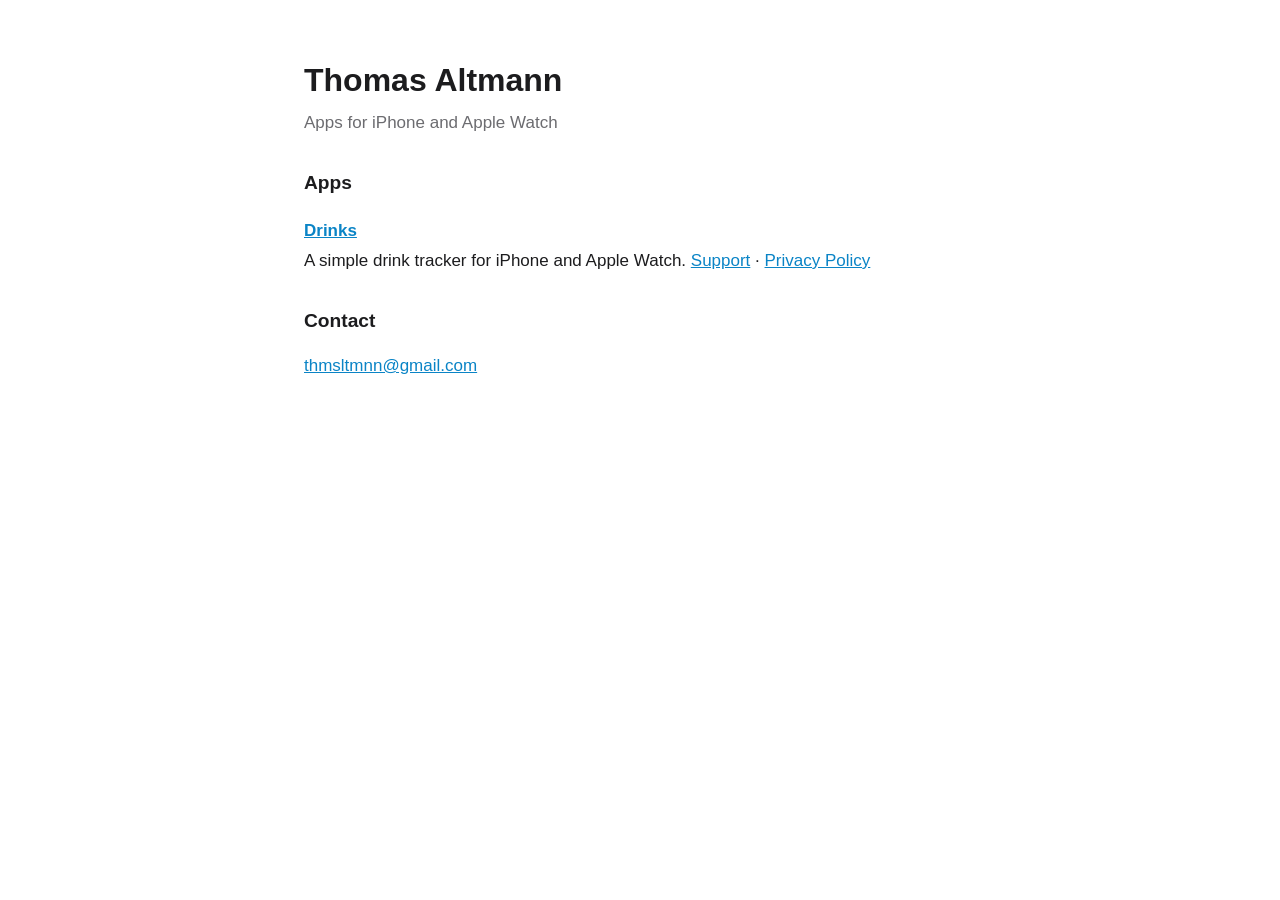
<file: index.html>
<!doctype html>
<html lang="en">
<head>
<meta charset="utf-8">
<meta name="viewport" content="width=device-width, initial-scale=1">
<title>Thomas Altmann – Apps</title>
<link rel="stylesheet" href="style.css">
</head>
<body>
<main>
<h1>Thomas Altmann</h1>
<p class="meta">Apps for iPhone and Apple Watch</p>

<h2>Apps</h2>
<dl>
<dt><a href="drinks/">Drinks</a></dt>
<dd>A simple drink tracker for iPhone and Apple Watch. <a href="drinks/">Support</a> · <a href="drinks/privacy.html">Privacy Policy</a></dd>
</dl>

<h2>Contact</h2>
<p><a href="mailto:thmsltmnn@gmail.com">thmsltmnn@gmail.com</a></p>
</main>
</body>
</html>
</file>
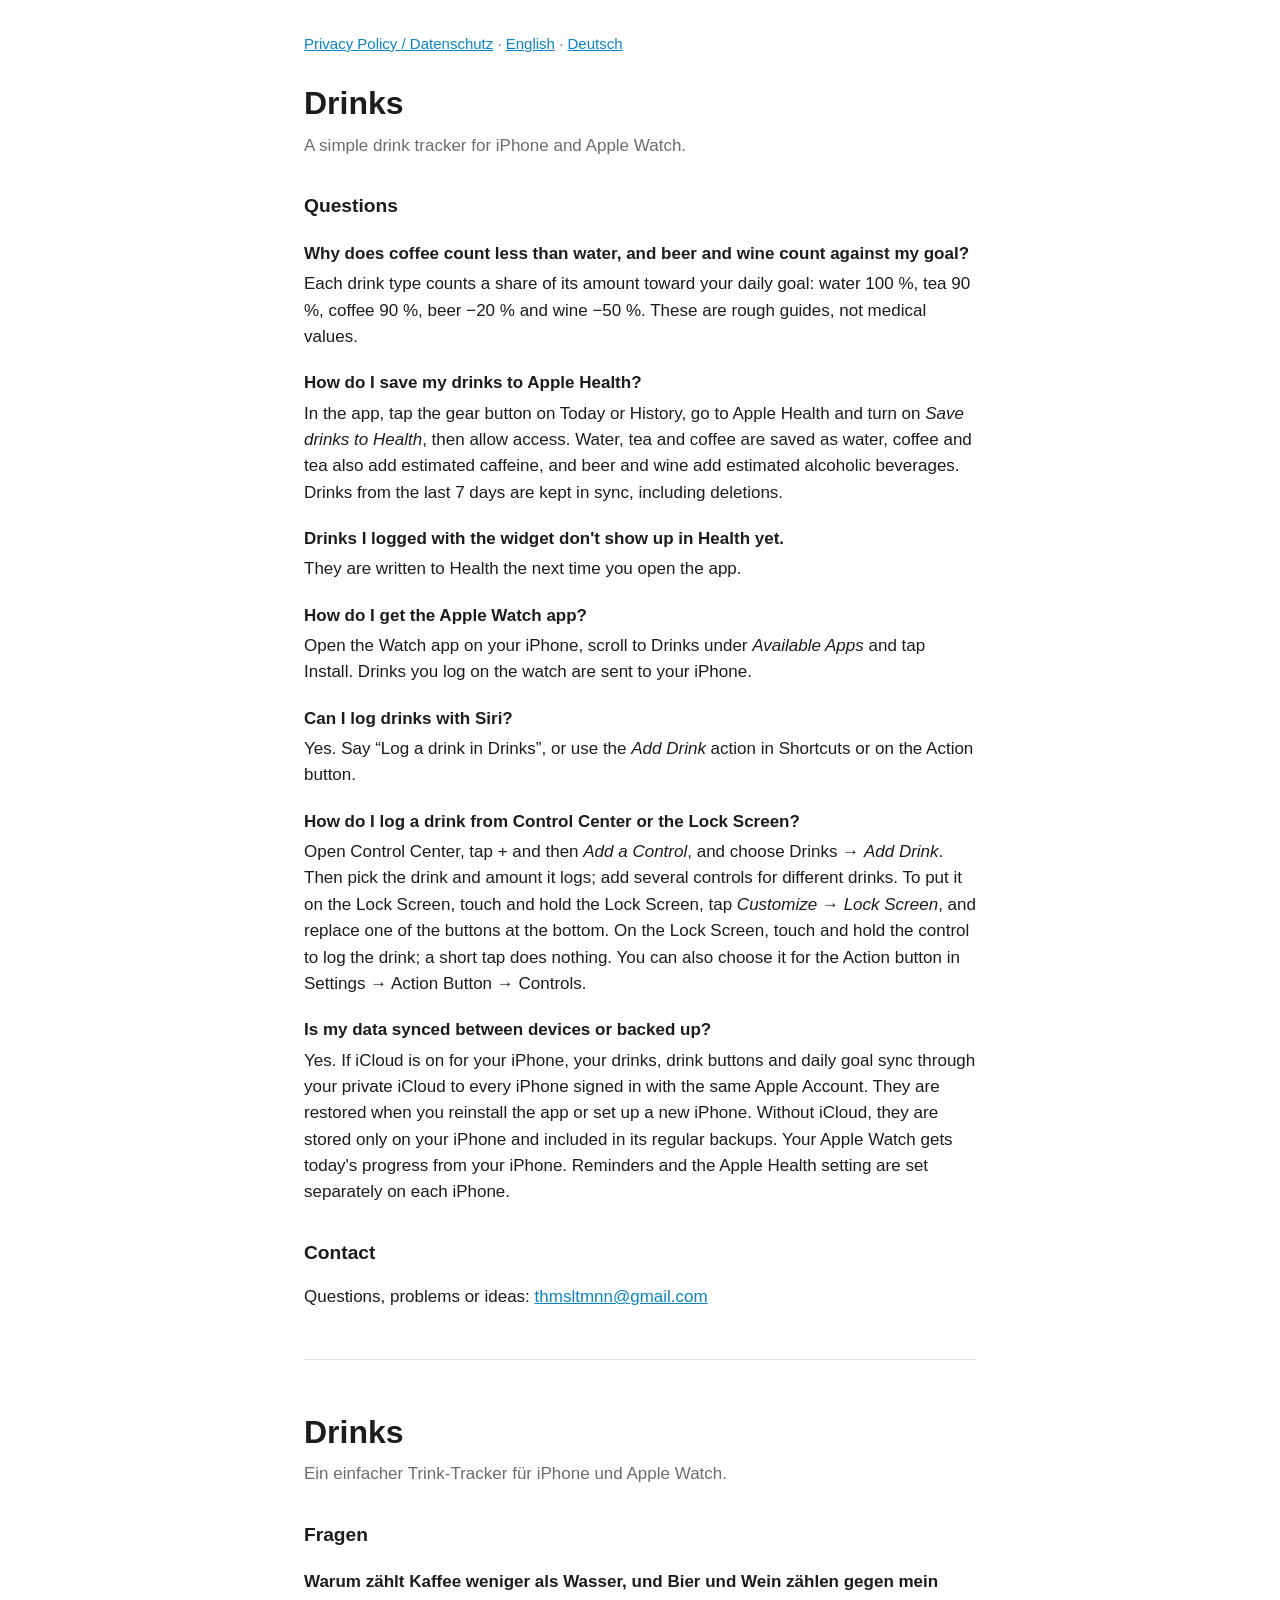
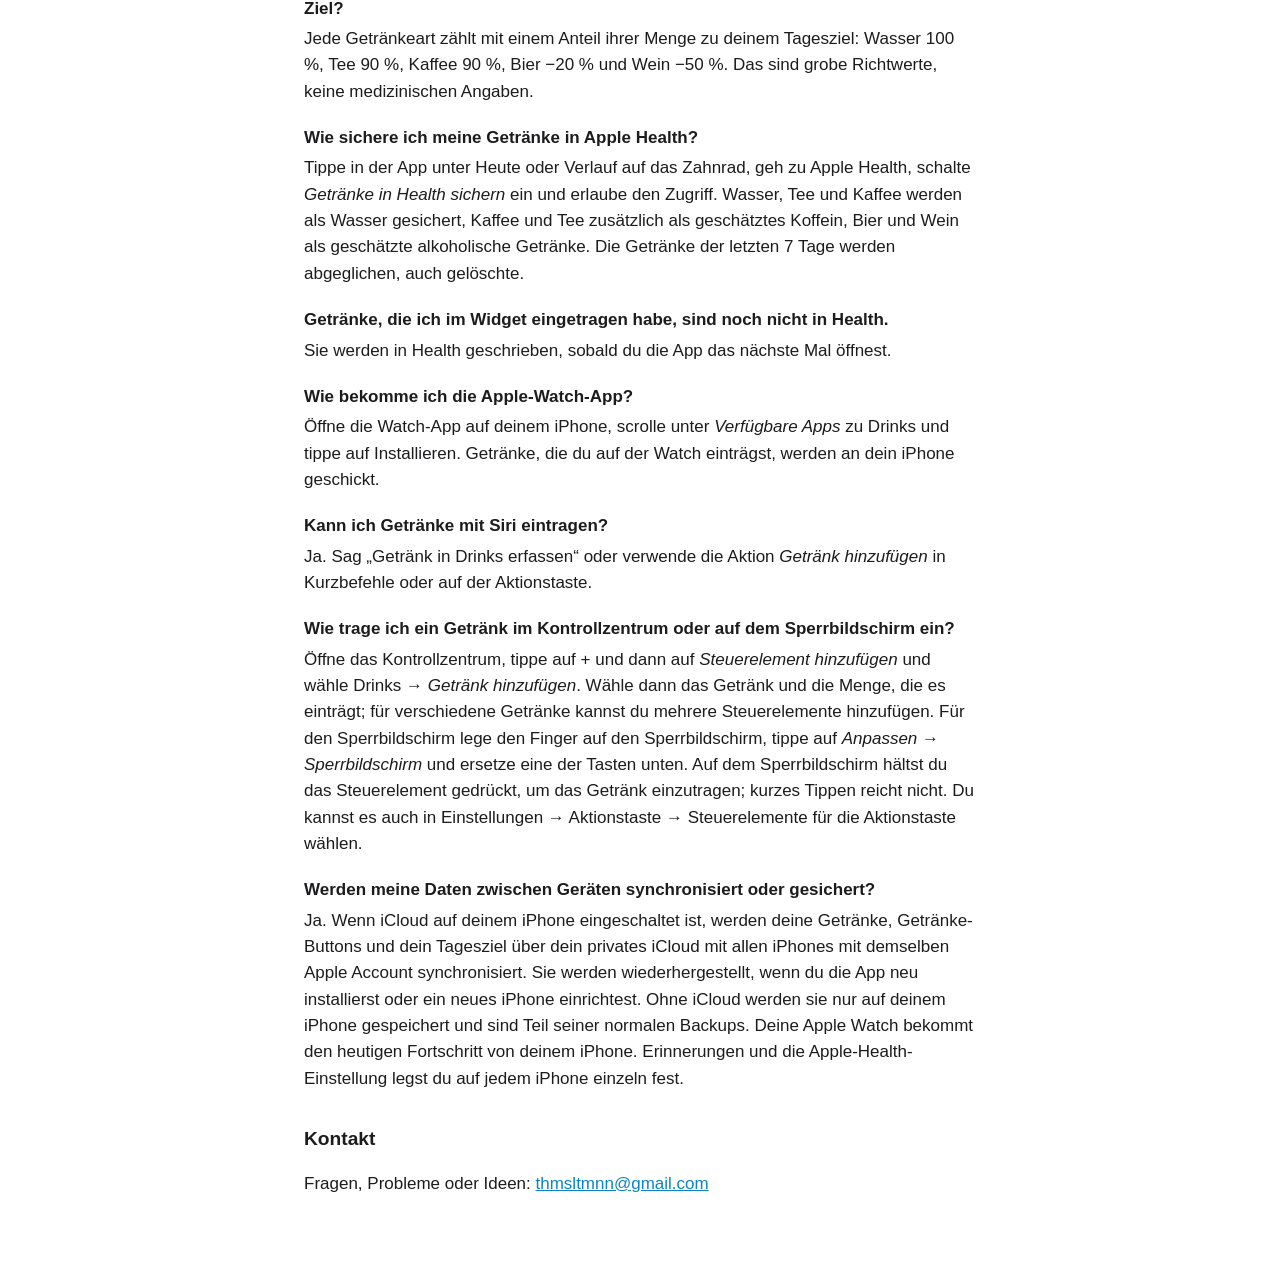
<file: drinks/index.html>
<!doctype html>
<html lang="en">
<head>
<meta charset="utf-8">
<meta name="viewport" content="width=device-width, initial-scale=1">
<title>Drinks – Support</title>
<link rel="stylesheet" href="../style.css">
</head>
<body>
<main>
<nav><a href="privacy.html">Privacy Policy / Datenschutz</a> · <a href="#en">English</a> · <a href="#de">Deutsch</a></nav>

<article id="en" lang="en">
<h1>Drinks</h1>
<p class="meta">A simple drink tracker for iPhone and Apple Watch.</p>

<h2>Questions</h2>
<dl>
<dt>Why does coffee count less than water, and beer and wine count against my goal?</dt>
<dd>Each drink type counts a share of its amount toward your daily goal: water 100 %, tea 90 %, coffee 90 %, beer −20 % and wine −50 %. These are rough guides, not medical values.</dd>

<dt>How do I save my drinks to Apple Health?</dt>
<dd>In the app, tap the gear button on Today or History, go to Apple Health and turn on <em>Save drinks to Health</em>, then allow access. Water, tea and coffee are saved as water, coffee and tea also add estimated caffeine, and beer and wine add estimated alcoholic beverages. Drinks from the last 7 days are kept in sync, including deletions.</dd>

<dt>Drinks I logged with the widget don't show up in Health yet.</dt>
<dd>They are written to Health the next time you open the app.</dd>

<dt>How do I get the Apple Watch app?</dt>
<dd>Open the Watch app on your iPhone, scroll to Drinks under <em>Available Apps</em> and tap Install. Drinks you log on the watch are sent to your iPhone.</dd>

<dt>Can I log drinks with Siri?</dt>
<dd>Yes. Say “Log a drink in Drinks”, or use the <em>Add Drink</em> action in Shortcuts or on the Action button.</dd>

<dt>How do I log a drink from Control Center or the Lock Screen?</dt>
<dd>Open Control Center, tap + and then <em>Add a Control</em>, and choose Drinks → <em>Add Drink</em>. Then pick the drink and amount it logs; add several controls for different drinks. To put it on the Lock Screen, touch and hold the Lock Screen, tap <em>Customize</em> → <em>Lock Screen</em>, and replace one of the buttons at the bottom. On the Lock Screen, touch and hold the control to log the drink; a short tap does nothing. You can also choose it for the Action button in Settings → Action Button → Controls.</dd>

<dt>Is my data synced between devices or backed up?</dt>
<dd>Yes. If iCloud is on for your iPhone, your drinks, drink buttons and daily goal sync through your private iCloud to every iPhone signed in with the same Apple Account. They are restored when you reinstall the app or set up a new iPhone. Without iCloud, they are stored only on your iPhone and included in its regular backups. Your Apple Watch gets today's progress from your iPhone. Reminders and the Apple Health setting are set separately on each iPhone.</dd>
</dl>

<h2>Contact</h2>
<p>Questions, problems or ideas: <a href="mailto:thmsltmnn@gmail.com">thmsltmnn@gmail.com</a></p>
</article>

<hr>

<article id="de" lang="de">
<h1>Drinks</h1>
<p class="meta">Ein einfacher Trink-Tracker für iPhone und Apple Watch.</p>

<h2>Fragen</h2>
<dl>
<dt>Warum zählt Kaffee weniger als Wasser, und Bier und Wein zählen gegen mein Ziel?</dt>
<dd>Jede Getränkeart zählt mit einem Anteil ihrer Menge zu deinem Tagesziel: Wasser 100 %, Tee 90 %, Kaffee 90 %, Bier −20 % und Wein −50 %. Das sind grobe Richtwerte, keine medizinischen Angaben.</dd>

<dt>Wie sichere ich meine Getränke in Apple Health?</dt>
<dd>Tippe in der App unter Heute oder Verlauf auf das Zahnrad, geh zu Apple Health, schalte <em>Getränke in Health sichern</em> ein und erlaube den Zugriff. Wasser, Tee und Kaffee werden als Wasser gesichert, Kaffee und Tee zusätzlich als geschätztes Koffein, Bier und Wein als geschätzte alkoholische Getränke. Die Getränke der letzten 7 Tage werden abgeglichen, auch gelöschte.</dd>

<dt>Getränke, die ich im Widget eingetragen habe, sind noch nicht in Health.</dt>
<dd>Sie werden in Health geschrieben, sobald du die App das nächste Mal öffnest.</dd>

<dt>Wie bekomme ich die Apple-Watch-App?</dt>
<dd>Öffne die Watch-App auf deinem iPhone, scrolle unter <em>Verfügbare Apps</em> zu Drinks und tippe auf Installieren. Getränke, die du auf der Watch einträgst, werden an dein iPhone geschickt.</dd>

<dt>Kann ich Getränke mit Siri eintragen?</dt>
<dd>Ja. Sag „Getränk in Drinks erfassen“ oder verwende die Aktion <em>Getränk hinzufügen</em> in Kurzbefehle oder auf der Aktionstaste.</dd>

<dt>Wie trage ich ein Getränk im Kontrollzentrum oder auf dem Sperrbildschirm ein?</dt>
<dd>Öffne das Kontrollzentrum, tippe auf + und dann auf <em>Steuerelement hinzufügen</em> und wähle Drinks → <em>Getränk hinzufügen</em>. Wähle dann das Getränk und die Menge, die es einträgt; für verschiedene Getränke kannst du mehrere Steuerelemente hinzufügen. Für den Sperrbildschirm lege den Finger auf den Sperrbildschirm, tippe auf <em>Anpassen</em> → <em>Sperrbildschirm</em> und ersetze eine der Tasten unten. Auf dem Sperrbildschirm hältst du das Steuerelement gedrückt, um das Getränk einzutragen; kurzes Tippen reicht nicht. Du kannst es auch in Einstellungen → Aktionstaste → Steuerelemente für die Aktionstaste wählen.</dd>

<dt>Werden meine Daten zwischen Geräten synchronisiert oder gesichert?</dt>
<dd>Ja. Wenn iCloud auf deinem iPhone eingeschaltet ist, werden deine Getränke, Getränke-Buttons und dein Tagesziel über dein privates iCloud mit allen iPhones mit demselben Apple Account synchronisiert. Sie werden wiederhergestellt, wenn du die App neu installierst oder ein neues iPhone einrichtest. Ohne iCloud werden sie nur auf deinem iPhone gespeichert und sind Teil seiner normalen Backups. Deine Apple Watch bekommt den heutigen Fortschritt von deinem iPhone. Erinnerungen und die Apple-Health-Einstellung legst du auf jedem iPhone einzeln fest.</dd>
</dl>

<h2>Kontakt</h2>
<p>Fragen, Probleme oder Ideen: <a href="mailto:thmsltmnn@gmail.com">thmsltmnn@gmail.com</a></p>
</article>
</main>
</body>
</html>
</file>
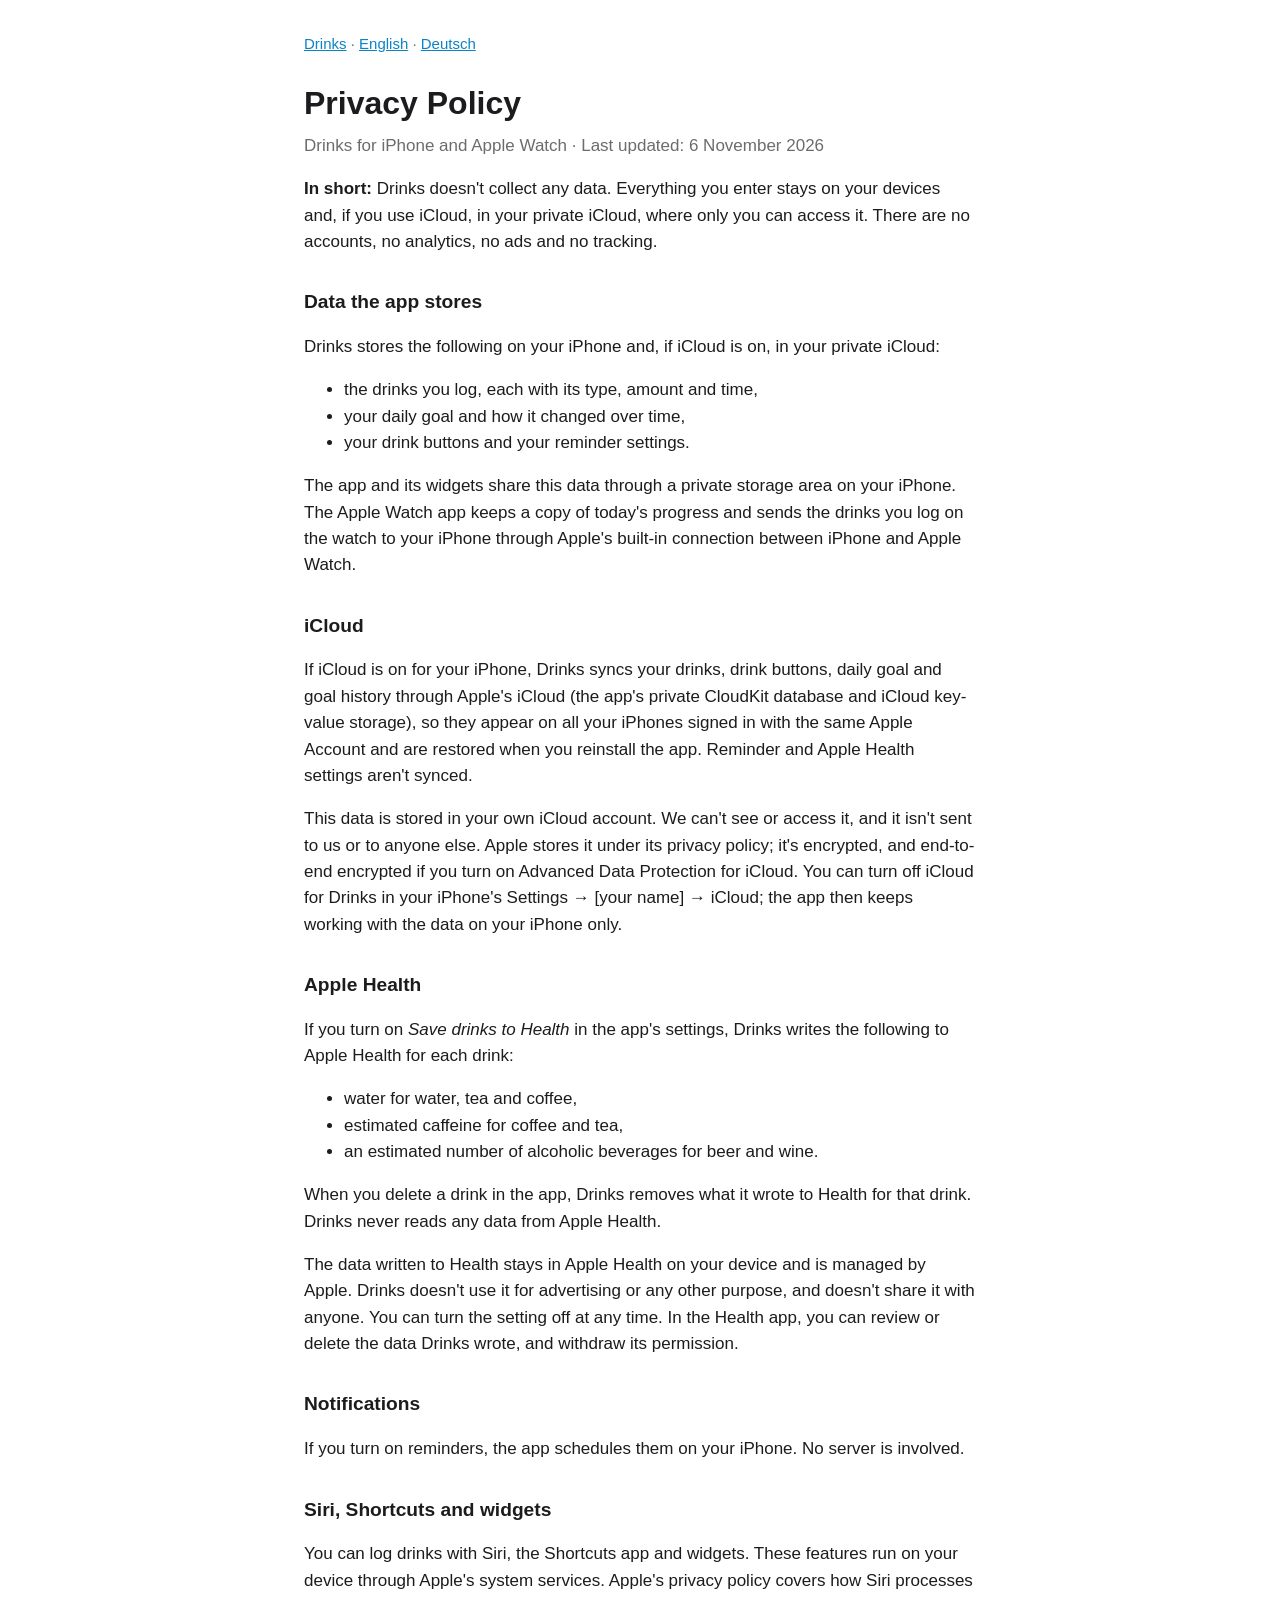
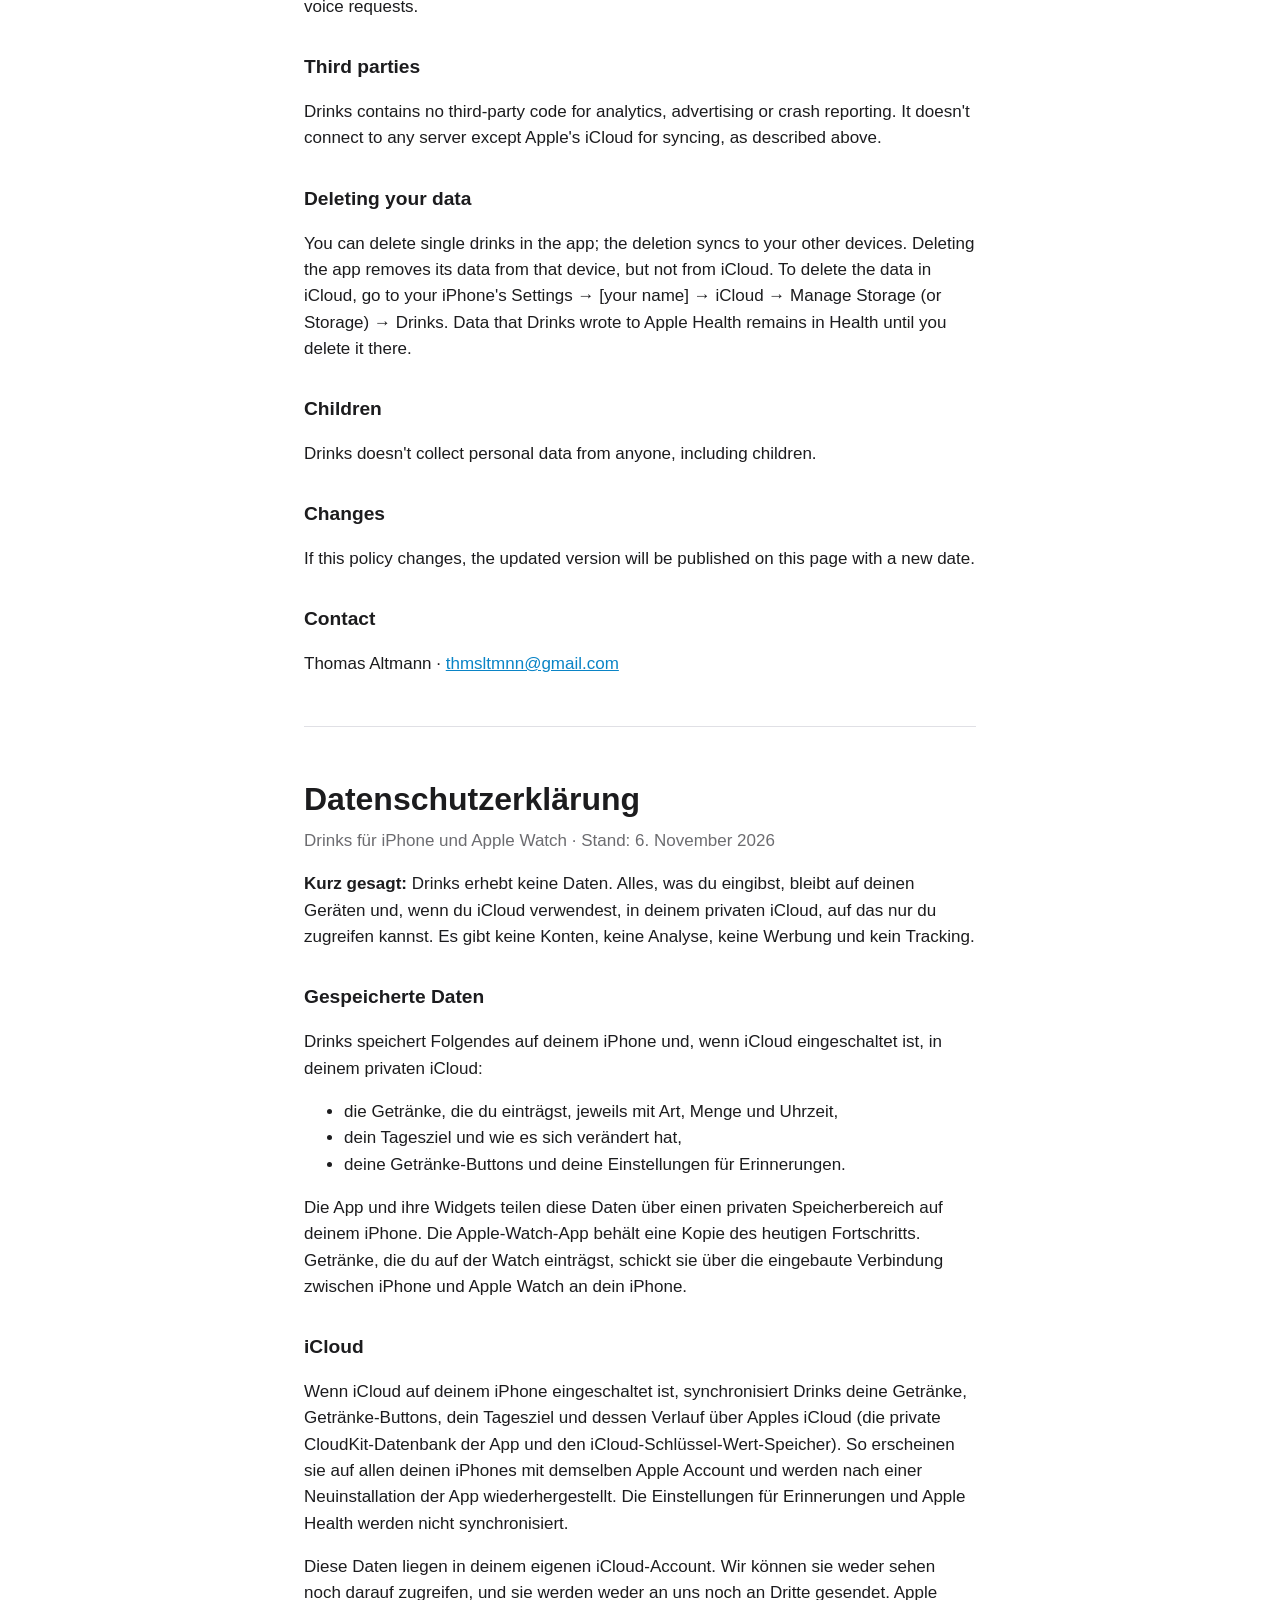
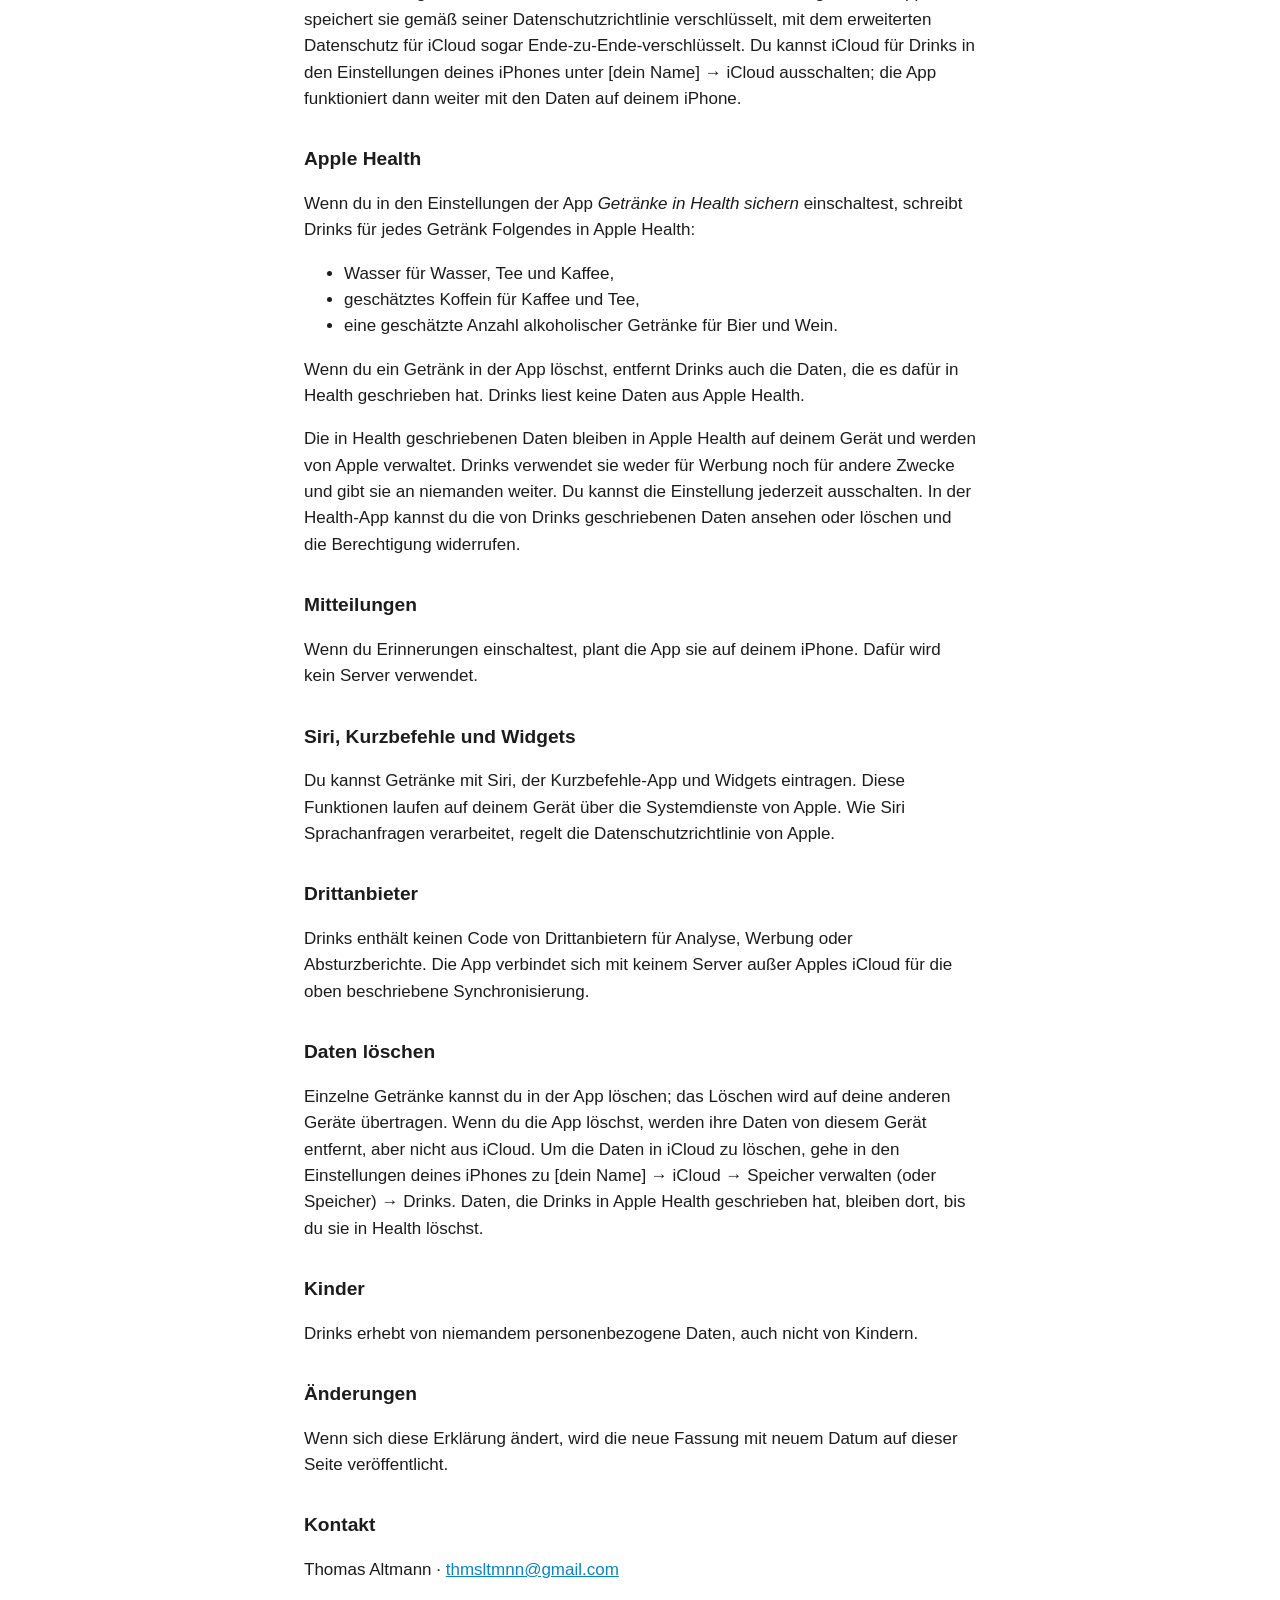
<file: drinks/privacy.html>
<!doctype html>
<html lang="en">
<head>
<meta charset="utf-8">
<meta name="viewport" content="width=device-width, initial-scale=1">
<title>Drinks – Privacy Policy</title>
<link rel="stylesheet" href="../style.css">
</head>
<body>
<main>
<nav><a href="./">Drinks</a> · <a href="#en">English</a> · <a href="#de">Deutsch</a></nav>

<article id="en" lang="en">
<h1>Privacy Policy</h1>
<p class="meta">Drinks for iPhone and Apple Watch · Last updated: 6 November 2026</p>

<p><strong>In short:</strong> Drinks doesn't collect any data. Everything you enter stays on your devices and, if you use iCloud, in your private iCloud, where only you can access it. There are no accounts, no analytics, no ads and no tracking.</p>

<h2>Data the app stores</h2>
<p>Drinks stores the following on your iPhone and, if iCloud is on, in your private iCloud:</p>
<ul>
<li>the drinks you log, each with its type, amount and time,</li>
<li>your daily goal and how it changed over time,</li>
<li>your drink buttons and your reminder settings.</li>
</ul>
<p>The app and its widgets share this data through a private storage area on your iPhone. The Apple Watch app keeps a copy of today's progress and sends the drinks you log on the watch to your iPhone through Apple's built-in connection between iPhone and Apple Watch.</p>

<h2>iCloud</h2>
<p>If iCloud is on for your iPhone, Drinks syncs your drinks, drink buttons, daily goal and goal history through Apple's iCloud (the app's private CloudKit database and iCloud key-value storage), so they appear on all your iPhones signed in with the same Apple Account and are restored when you reinstall the app. Reminder and Apple Health settings aren't synced.</p>
<p>This data is stored in your own iCloud account. We can't see or access it, and it isn't sent to us or to anyone else. Apple stores it under its privacy policy; it's encrypted, and end-to-end encrypted if you turn on Advanced Data Protection for iCloud. You can turn off iCloud for Drinks in your iPhone's Settings → [your name] → iCloud; the app then keeps working with the data on your iPhone only.</p>

<h2>Apple Health</h2>
<p>If you turn on <em>Save drinks to Health</em> in the app's settings, Drinks writes the following to Apple Health for each drink:</p>
<ul>
<li>water for water, tea and coffee,</li>
<li>estimated caffeine for coffee and tea,</li>
<li>an estimated number of alcoholic beverages for beer and wine.</li>
</ul>
<p>When you delete a drink in the app, Drinks removes what it wrote to Health for that drink. Drinks never reads any data from Apple Health.</p>
<p>The data written to Health stays in Apple Health on your device and is managed by Apple. Drinks doesn't use it for advertising or any other purpose, and doesn't share it with anyone. You can turn the setting off at any time. In the Health app, you can review or delete the data Drinks wrote, and withdraw its permission.</p>

<h2>Notifications</h2>
<p>If you turn on reminders, the app schedules them on your iPhone. No server is involved.</p>

<h2>Siri, Shortcuts and widgets</h2>
<p>You can log drinks with Siri, the Shortcuts app and widgets. These features run on your device through Apple's system services. Apple's privacy policy covers how Siri processes voice requests.</p>

<h2>Third parties</h2>
<p>Drinks contains no third-party code for analytics, advertising or crash reporting. It doesn't connect to any server except Apple's iCloud for syncing, as described above.</p>

<h2>Deleting your data</h2>
<p>You can delete single drinks in the app; the deletion syncs to your other devices. Deleting the app removes its data from that device, but not from iCloud. To delete the data in iCloud, go to your iPhone's Settings → [your name] → iCloud → Manage Storage (or Storage) → Drinks. Data that Drinks wrote to Apple Health remains in Health until you delete it there.</p>

<h2>Children</h2>
<p>Drinks doesn't collect personal data from anyone, including children.</p>

<h2>Changes</h2>
<p>If this policy changes, the updated version will be published on this page with a new date.</p>

<h2>Contact</h2>
<p>Thomas Altmann · <a href="mailto:thmsltmnn@gmail.com">thmsltmnn@gmail.com</a></p>
</article>

<hr>

<article id="de" lang="de">
<h1>Datenschutzerklärung</h1>
<p class="meta">Drinks für iPhone und Apple Watch · Stand: 6. November 2026</p>

<p><strong>Kurz gesagt:</strong> Drinks erhebt keine Daten. Alles, was du eingibst, bleibt auf deinen Geräten und, wenn du iCloud verwendest, in deinem privaten iCloud, auf das nur du zugreifen kannst. Es gibt keine Konten, keine Analyse, keine Werbung und kein Tracking.</p>

<h2>Gespeicherte Daten</h2>
<p>Drinks speichert Folgendes auf deinem iPhone und, wenn iCloud eingeschaltet ist, in deinem privaten iCloud:</p>
<ul>
<li>die Getränke, die du einträgst, jeweils mit Art, Menge und Uhrzeit,</li>
<li>dein Tagesziel und wie es sich verändert hat,</li>
<li>deine Getränke-Buttons und deine Einstellungen für Erinnerungen.</li>
</ul>
<p>Die App und ihre Widgets teilen diese Daten über einen privaten Speicherbereich auf deinem iPhone. Die Apple-Watch-App behält eine Kopie des heutigen Fortschritts. Getränke, die du auf der Watch einträgst, schickt sie über die eingebaute Verbindung zwischen iPhone und Apple Watch an dein iPhone.</p>

<h2>iCloud</h2>
<p>Wenn iCloud auf deinem iPhone eingeschaltet ist, synchronisiert Drinks deine Getränke, Getränke-Buttons, dein Tagesziel und dessen Verlauf über Apples iCloud (die private CloudKit-Datenbank der App und den iCloud-Schlüssel-Wert-Speicher). So erscheinen sie auf allen deinen iPhones mit demselben Apple Account und werden nach einer Neuinstallation der App wiederhergestellt. Die Einstellungen für Erinnerungen und Apple Health werden nicht synchronisiert.</p>
<p>Diese Daten liegen in deinem eigenen iCloud-Account. Wir können sie weder sehen noch darauf zugreifen, und sie werden weder an uns noch an Dritte gesendet. Apple speichert sie gemäß seiner Datenschutzrichtlinie verschlüsselt, mit dem erweiterten Datenschutz für iCloud sogar Ende-zu-Ende-verschlüsselt. Du kannst iCloud für Drinks in den Einstellungen deines iPhones unter [dein Name] → iCloud ausschalten; die App funktioniert dann weiter mit den Daten auf deinem iPhone.</p>

<h2>Apple Health</h2>
<p>Wenn du in den Einstellungen der App <em>Getränke in Health sichern</em> einschaltest, schreibt Drinks für jedes Getränk Folgendes in Apple Health:</p>
<ul>
<li>Wasser für Wasser, Tee und Kaffee,</li>
<li>geschätztes Koffein für Kaffee und Tee,</li>
<li>eine geschätzte Anzahl alkoholischer Getränke für Bier und Wein.</li>
</ul>
<p>Wenn du ein Getränk in der App löschst, entfernt Drinks auch die Daten, die es dafür in Health geschrieben hat. Drinks liest keine Daten aus Apple Health.</p>
<p>Die in Health geschriebenen Daten bleiben in Apple Health auf deinem Gerät und werden von Apple verwaltet. Drinks verwendet sie weder für Werbung noch für andere Zwecke und gibt sie an niemanden weiter. Du kannst die Einstellung jederzeit ausschalten. In der Health-App kannst du die von Drinks geschriebenen Daten ansehen oder löschen und die Berechtigung widerrufen.</p>

<h2>Mitteilungen</h2>
<p>Wenn du Erinnerungen einschaltest, plant die App sie auf deinem iPhone. Dafür wird kein Server verwendet.</p>

<h2>Siri, Kurzbefehle und Widgets</h2>
<p>Du kannst Getränke mit Siri, der Kurzbefehle-App und Widgets eintragen. Diese Funktionen laufen auf deinem Gerät über die Systemdienste von Apple. Wie Siri Sprachanfragen verarbeitet, regelt die Datenschutzrichtlinie von Apple.</p>

<h2>Drittanbieter</h2>
<p>Drinks enthält keinen Code von Drittanbietern für Analyse, Werbung oder Absturzberichte. Die App verbindet sich mit keinem Server außer Apples iCloud für die oben beschriebene Synchronisierung.</p>

<h2>Daten löschen</h2>
<p>Einzelne Getränke kannst du in der App löschen; das Löschen wird auf deine anderen Geräte übertragen. Wenn du die App löschst, werden ihre Daten von diesem Gerät entfernt, aber nicht aus iCloud. Um die Daten in iCloud zu löschen, gehe in den Einstellungen deines iPhones zu [dein Name] → iCloud → Speicher verwalten (oder Speicher) → Drinks. Daten, die Drinks in Apple Health geschrieben hat, bleiben dort, bis du sie in Health löschst.</p>

<h2>Kinder</h2>
<p>Drinks erhebt von niemandem personenbezogene Daten, auch nicht von Kindern.</p>

<h2>Änderungen</h2>
<p>Wenn sich diese Erklärung ändert, wird die neue Fassung mit neuem Datum auf dieser Seite veröffentlicht.</p>

<h2>Kontakt</h2>
<p>Thomas Altmann · <a href="mailto:thmsltmnn@gmail.com">thmsltmnn@gmail.com</a></p>
</article>
</main>
</body>
</html>
</file>
<file: style.css>
:root {
  color-scheme: light dark;
  --bg: #ffffff;
  --text: #1c1c1e;
  --muted: #6c6c70;
  --accent: #0a84c6;
  --rule: #e0e0e5;
}

@media (prefers-color-scheme: dark) {
  :root {
    --bg: #000000;
    --text: #f2f2f7;
    --muted: #a1a1a6;
    --accent: #5ac8fa;
    --rule: #38383a;
  }
}

body {
  margin: 0;
  background: var(--bg);
  color: var(--text);
  font: 17px/1.55 -apple-system, BlinkMacSystemFont, "Segoe UI", Roboto, sans-serif;
}

main {
  max-width: 42rem;
  margin: 0 auto;
  padding: 2rem 16px 4rem;
}

nav { font-size: 15px; color: var(--muted); }
a { color: var(--accent); }
h1 { font-size: 2rem; margin: 1.5rem 0 0.25rem; }
h2 { font-size: 1.2rem; margin-top: 2rem; }
.meta { color: var(--muted); margin-top: 0; }
dt { font-weight: 600; margin-top: 1.25rem; }
dd { margin: 0.25rem 0 0; }
hr { border: none; border-top: 1px solid var(--rule); margin: 3rem 0; }
</file>
